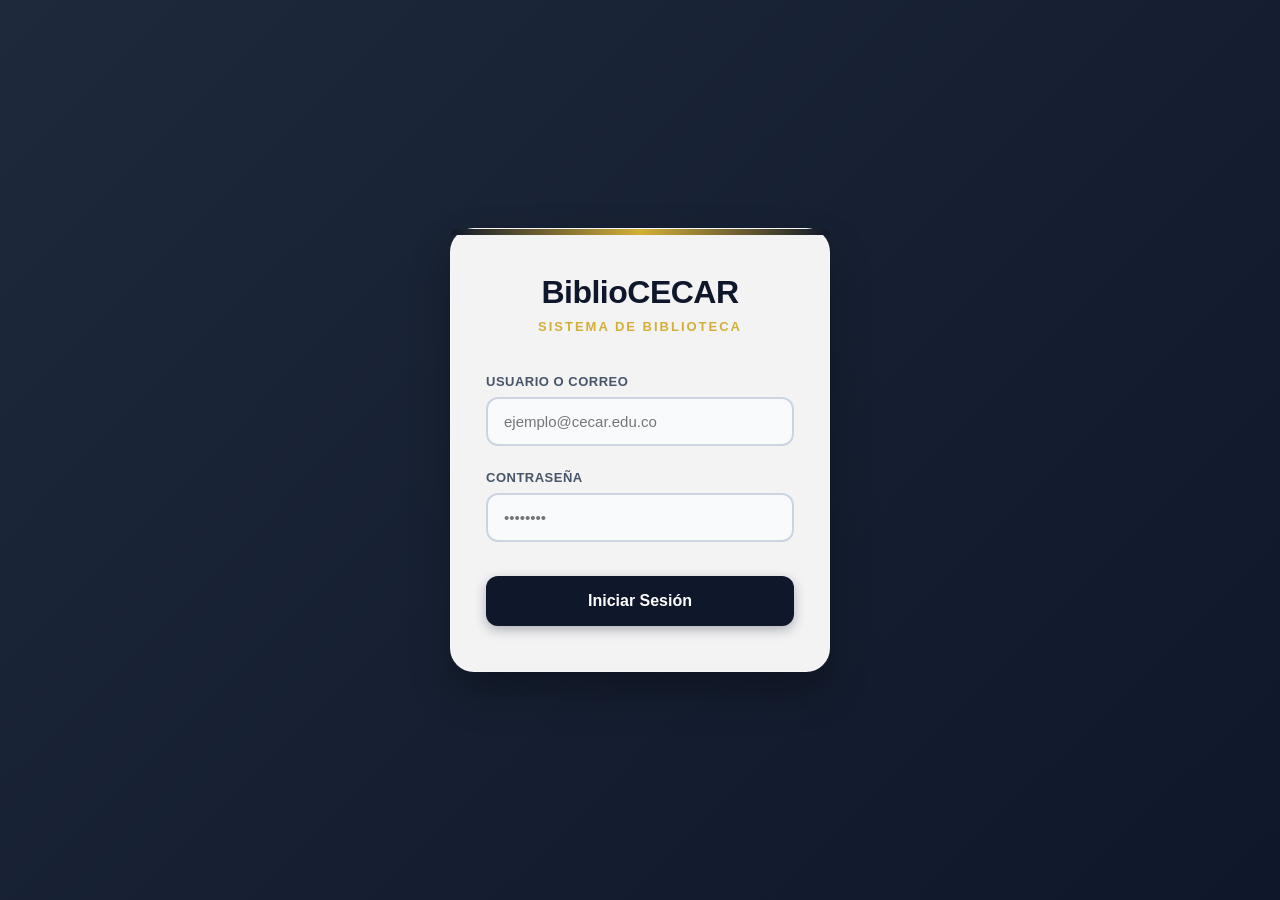
<file: index.html>
<!DOCTYPE html>
<html lang="es">
<head>
    <meta charset="UTF-8">
    <meta name="viewport" content="width=device-width, initial-scale=1.0">
    <title>BiblioCECAR - Login</title>
    <link rel="stylesheet" href="css/login.css">
</head>
<body>

    <div class="contenedor-login">
        <div class="tarjeta-login">
            <h1 class="titulo-app">BiblioCECAR</h1>
            <p class="subtitulo-app">Sistema de Biblioteca</p>
            
            <form id="loginForm">
                <div class="campo-grupo">
                    <label class="etiqueta-campo">Usuario o Correo</label>
                    <input type="text" class="input-login" id="usuario" placeholder="ejemplo@cecar.edu.co" required>
                </div>
                
                <div class="campo-grupo">
                    <label class="etiqueta-campo">Contraseña</label>
                    <input type="password" class="input-login" id="password" placeholder="••••••••" required>
                </div>
                
                <button type="button" id="btnEntrar" class="btn-ingresar">Iniciar Sesión</button>
            </form>
        </div>
    </div>

    <script src="js/authservice.js"></script>
</body>
</html>
</file>
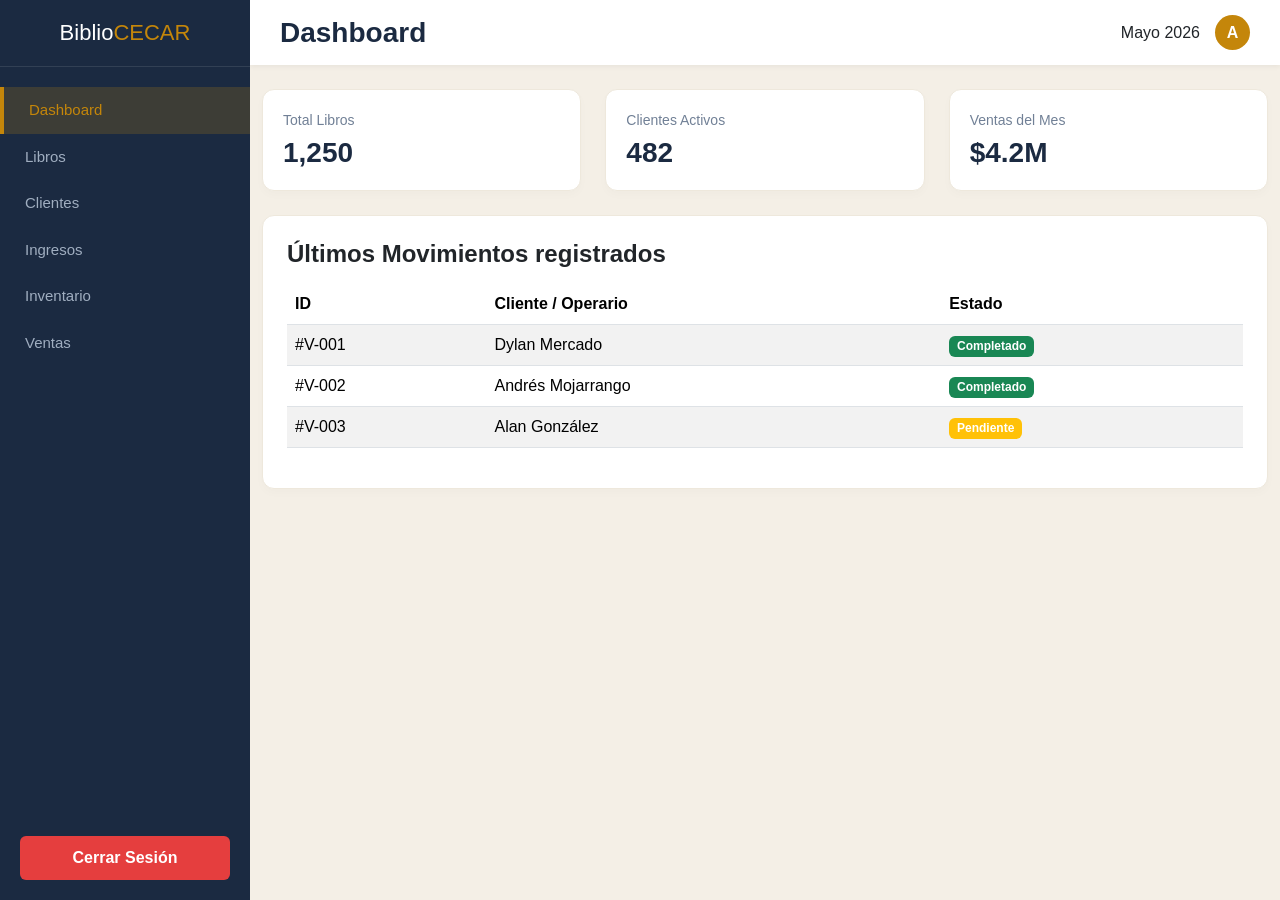
<file: html/principal.html>
<!doctype html>
<html lang="es">
  <head>
    <meta charset="UTF-8" />
    <meta name="viewport" content="width=device-width, initial-scale=1.0" />
    <title>BiblioCECAR - Panel Principal</title>
    <link
      href="https://cdn.jsdelivr.net/npm/bootstrap@5.3.0/dist/css/bootstrap.min.css"
      rel="stylesheet"
    />
    <link href="../css/principal.css" rel="stylesheet" />
  </head>
  <body>
    <div class="pantalla-completa">
      <div class="barra-lateral">
        <div class="marca">
          <h2>Biblio<span>CECAR</span></h2>
        </div>

        <div class="menu-navegacion">
          <a href="#" class="enlace-menu activo">Dashboard</a>
          <a href="#" class="enlace-menu">Libros</a>
          <a href="#" class="enlace-menu">Clientes</a>
          <a href="#" class="enlace-menu">Ingresos</a>
          <a href="#" class="enlace-menu">Inventario</a>
          <a href="#" class="enlace-menu">Ventas</a>
        </div>

        <div class="zona-salir">
          <button class="btn-cerrar-sesion" id="btnCerrar">
            Cerrar Sesión
          </button>
        </div>
      </div>

      <div class="contenido-derecha">
        <div class="barra-superior">
          <h3 class="titulo-seccion">Dashboard</h3>
          <div class="usuario-perfil">
            <span class="fecha">Mayo 2026</span>
            <div class="letra-avatar">A</div>
          </div>
        </div>

        <div class="container-fluid mt-4">
          <div class="row">
            <div class="col-md-4">
              <div class="tarjeta-blanca">
                <p class="tarjeta-etiqueta">Total Libros</p>
                <h3 class="tarjeta-numero">1,250</h3>
              </div>
            </div>
            <div class="col-md-4">
              <div class="tarjeta-blanca">
                <p class="tarjeta-etiqueta">Clientes Activos</p>
                <h3 class="tarjeta-numero">482</h3>
              </div>
            </div>
            <div class="col-md-4">
              <div class="tarjeta-blanca">
                <p class="tarjeta-etiqueta">Ventas del Mes</p>
                <h3 class="tarjeta-numero">$4.2M</h3>
              </div>
            </div>
          </div>

          <div class="row mt-4">
            <div class="col-12">
              <div class="tarjeta-blanca p-4">
                <h4 class="fw-bold text-dark mb-3">
                  Últimos Movimientos registrados
                </h4>
                <table class="table table-striped align-middle">
                  <thead>
                    <tr>
                      <th>ID</th>
                      <th>Cliente / Operario</th>
                      <th>Estado</th>
                    </tr>
                  </thead>
                  <tbody>
                    <tr>
                      <td>#V-001</td>
                      <td>Dylan Mercado</td>
                      <td><span class="badge bg-success">Completado</span></td>
                    </tr>
                    <tr>
                      <td>#V-002</td>
                      <td>Andrés Mojarrango</td>
                      <td><span class="badge bg-success">Completado</span></td>
                    </tr>
                    <tr>
                      <td>#V-003</td>
                      <td>Alan González</td>
                      <td><span class="badge bg-warning">Pendiente</span></td>
                    </tr>
                  </tbody>
                </table>
              </div>
            </div>
          </div>
        </div>
      </div>
    </div>

    <script src="../js/logout.js"></script>
  </body>
</html>
</file>
<file: css/login.css>
body {
  background: linear-gradient(135deg, #1e293b 0%, #0f172a 100%);
  font-family: "DM Sans", "Segoe UI", sans-serif;
  margin: 0;
  padding: 0;
  height: 100vh;
  display: flex;
  justify-content: center;
  align-items: center;
  overflow: hidden;
}

@keyframes deslizarEntrada {
  from {
    opacity: 0;
    transform: translateY(40px) scale(0.95);
  }
  to {
    opacity: 1;
    transform: translateY(0) scale(1);
  }
}

@keyframes pulsoFoco {
  0% {
    box-shadow: 0 0 0 0 rgba(212, 175, 55, 0.4);
  }
  70% {
    box-shadow: 0 0 0 10px rgba(212, 175, 55, 0);
  }
  100% {
    box-shadow: 0 0 0 0 rgba(212, 175, 55, 0);
  }
}

@keyframes brilloLetras {
  0% {
    text-shadow: 0 0 10px rgba(212, 175, 55, 0.2);
  }
  50% {
    text-shadow: 0 0 20px rgba(212, 175, 55, 0.6);
  }
  100% {
    text-shadow: 0 0 10px rgba(212, 175, 55, 0.2);
  }
}

.contenedor-login {
  width: 100%;
  max-width: 420px;
  padding: 20px;
  box-sizing: border-box;
}

.tarjeta-login {
  background: rgba(255, 255, 255, 0.95);
  padding: 45px 35px;
  border-radius: 24px;
  box-shadow: 0 20px 40px rgba(0, 0, 0, 0.3);
  border: 1px solid rgba(255, 255, 255, 0.2);
  position: relative;
  animation: deslizarEntrada 0.8s cubic-bezier(0.16, 1, 0.3, 1);
  transition:
    transform 0.4s ease,
    box-shadow 0.4s ease;
}

.tarjeta-login::before {
  content: "";
  position: absolute;
  top: 0;
  left: 0;
  right: 0;
  height: 6px;
  background: linear-gradient(90deg, #0f172a, #d4af37, #0f172a);
  border-radius: 24px 24px 0 0;
}

.tarjeta-login:hover {
  transform: translateY(-8px);
  box-shadow:
    0 30px 60px rgba(0, 0, 0, 0.4),
    0 0 20px rgba(212, 175, 55, 0.2);
}

.titulo-app {
  color: #0f172a;
  font-size: 32px;
  font-weight: 700;
  text-align: center;
  margin: 0 0 8px 0;
  letter-spacing: -0.5px;
}

.subtitulo-app {
  color: #d4af37;
  font-size: 13px;
  font-weight: 600;
  text-align: center;
  text-transform: uppercase;
  margin: 0 0 40px 0;
  letter-spacing: 2px;
  animation: brilloLetras 3s infinite ease-in-out;
}

.campo-grupo {
  margin-bottom: 24px;
  position: relative;
}

.etiqueta-campo {
  display: block;
  color: #475569;
  font-size: 13px;
  font-weight: 600;
  margin-bottom: 8px;
  text-transform: uppercase;
  letter-spacing: 0.5px;
}

.input-login {
  width: 100%;
  padding: 14px 16px;
  border: 2px solid #cbd5e1;
  border-radius: 12px;
  font-size: 15px;
  color: #0f172a;
  background-color: #f8fafc;
  box-sizing: border-box;
  transition: all 0.3s cubic-bezier(0.4, 0, 0.2, 1);
}

.input-login:focus {
  border-color: #d4af37;
  background-color: #ffffff;
  outline: none;
  animation: pulsoFoco 1.5s infinite;
}

.btn-ingresar {
  width: 100%;
  background-color: #0f172a;
  color: #ffffff;
  border: none;
  padding: 16px;
  border-radius: 12px;
  font-size: 16px;
  font-weight: 600;
  cursor: pointer;
  box-shadow: 0 4px 12px rgba(15, 23, 42, 0.3);
  transition: all 0.3s cubic-bezier(0.4, 0, 0.2, 1);
  margin-top: 10px;
}

.btn-ingresar:hover {
  background-color: #d4af37;
  color: #0f172a;
  box-shadow: 0 8px 20px rgba(212, 175, 55, 0.4);
  transform: translateY(-2px);
}

.btn-ingresar:active {
  transform: translateY(1px) scale(0.98);
}
</file>
<file: css/principal.css>
body {
    background-color: #F4EFE6;
    margin: 0;
    padding: 0;
    font-family: sans-serif;
}

.pantalla-completa {
    display: flex;
    height: 100vh;
    width: 100vw;
}

.barra-lateral {
    width: 250px;
    background-color: #1B2A41;
    color: white;
    display: flex;
    flex-direction: column;
    justify-content: space-between;
}

.marca {
    padding: 20px;
    text-align: center;
    border-bottom: 1px solid rgba(255, 255, 255, 0.1);
}

.marca h2 {
    margin: 0;
    font-size: 22px;
}

.marca span {
    color: #C4860A;
}

.menu-navegacion {
    display: flex;
    flex-direction: column;
    padding: 20px 0;
    flex-grow: 1;
}

.enlace-menu {
    color: #a0aec0;
    padding: 12px 25px;
    text-decoration: none;
    font-size: 15px;
    transition: 0.2s;
}

.enlace-menu:hover, .enlace-menu.activo {
    background-color: rgba(196, 134, 10, 0.2);
    color: #C4860A;
    border-left: 4px solid #C4860A;
}

.zona-salir {
    padding: 20px;
}

.btn-cerrar-sesion {
    width: 100%;
    background-color: #e53e3e;
    color: white;
    border: none;
    padding: 10px;
    border-radius: 6px;
    cursor: pointer;
    font-weight: bold;
}

.contenido-derecha {
    flex-grow: 1;
    overflow-y: auto;
}

.barra-superior {
    background-color: white;
    height: 65px;
    display: flex;
    justify-content: space-between;
    align-items: center;
    padding: 0 30px;
    box-shadow: 0 2px 5px rgba(0,0,0,0.05);
}

.titulo-seccion {
    margin: 0;
    color: #1B2A41;
    font-weight: bold;
}

.usuario-perfil {
    display: flex;
    align-items: center;
    gap: 15px;
}

.letra-avatar {
    width: 35px;
    height: 35px;
    background-color: #C4860A;
    color: white;
    border-radius: 50%;
    display: flex;
    justify-content: center;
    align-items: center;
    font-weight: bold;
}

.tarjeta-blanca {
    background-color: white;
    padding: 20px;
    border-radius: 12px;
    box-shadow: 0 4px 10px rgba(0,0,0,0.02);
    border: 1px solid #EEE8DC;
}

.tarjeta-etiqueta {
    margin: 0;
    color: #718096;
    font-size: 14px;
}

.tarjeta-numero {
    margin: 5px 0 0 0;
    color: #1B2A41;
    font-size: 28px;
    font-weight: bold;
}
</file>
